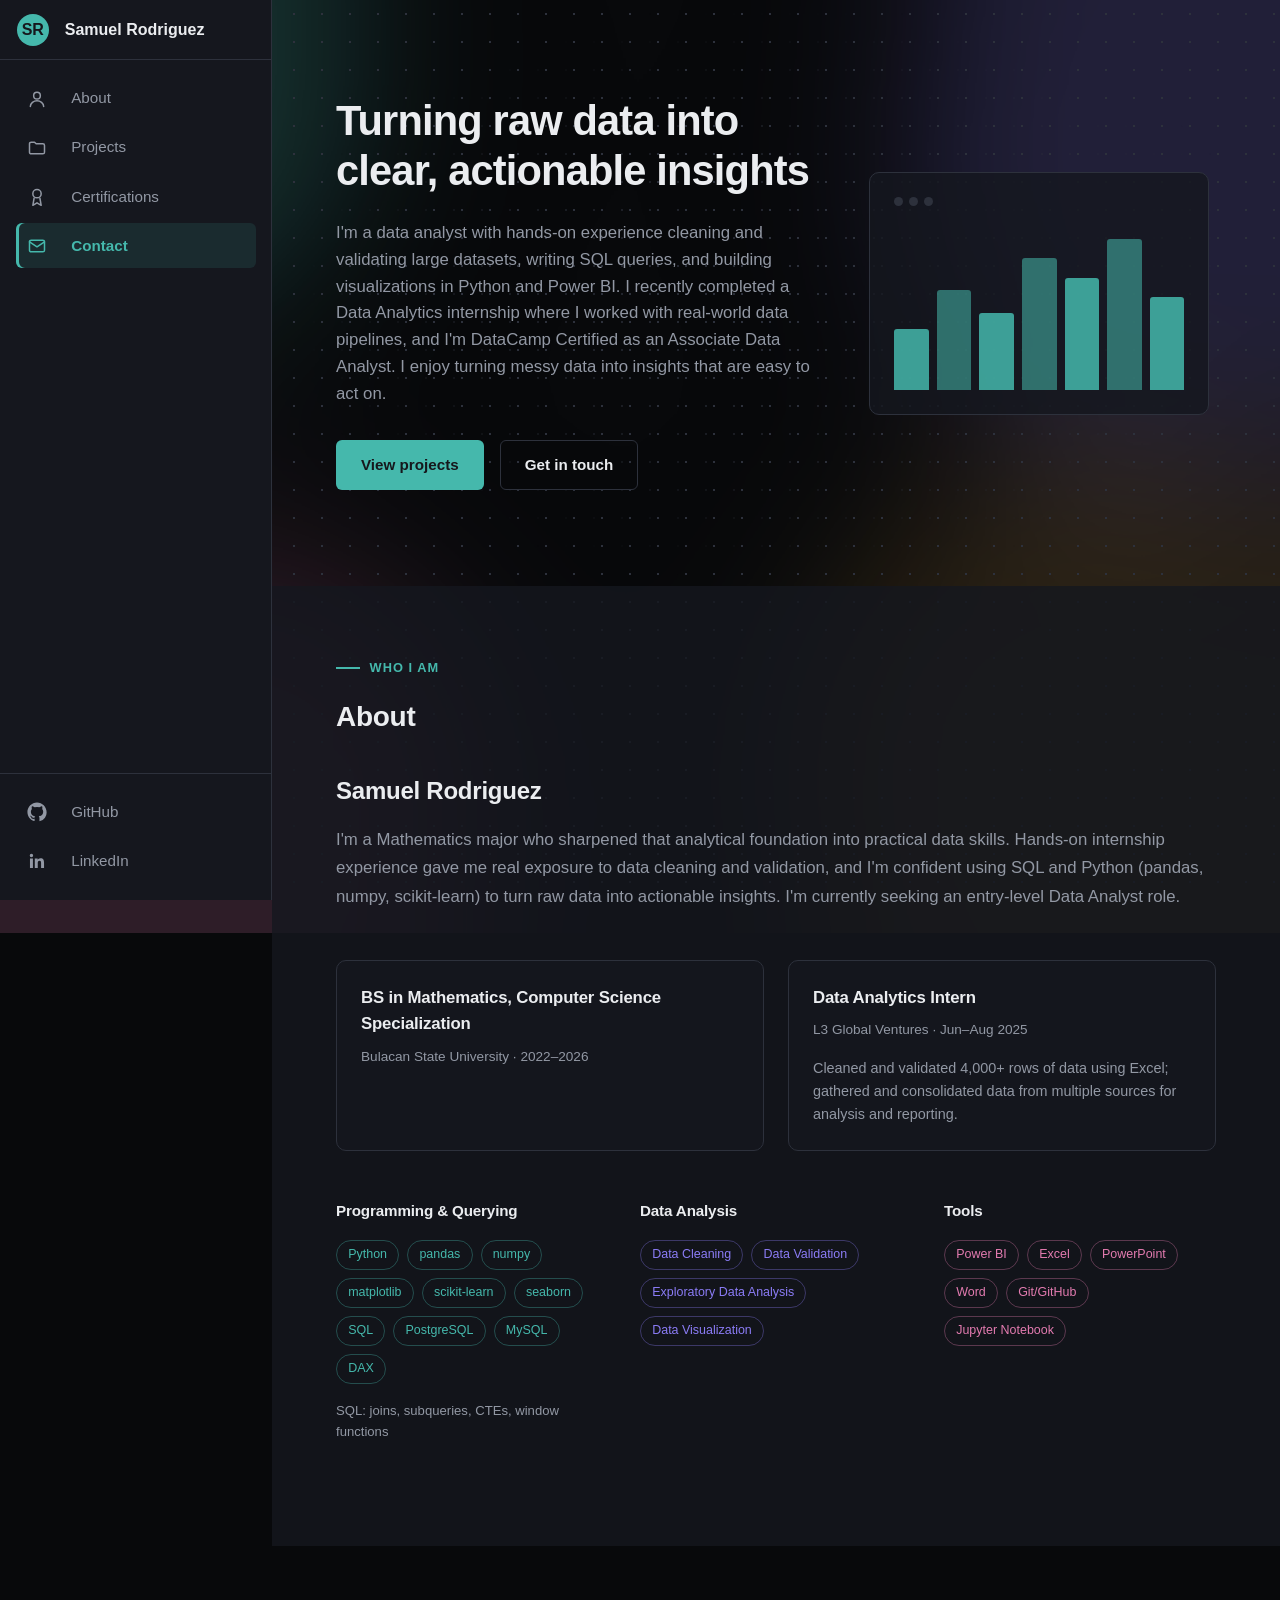
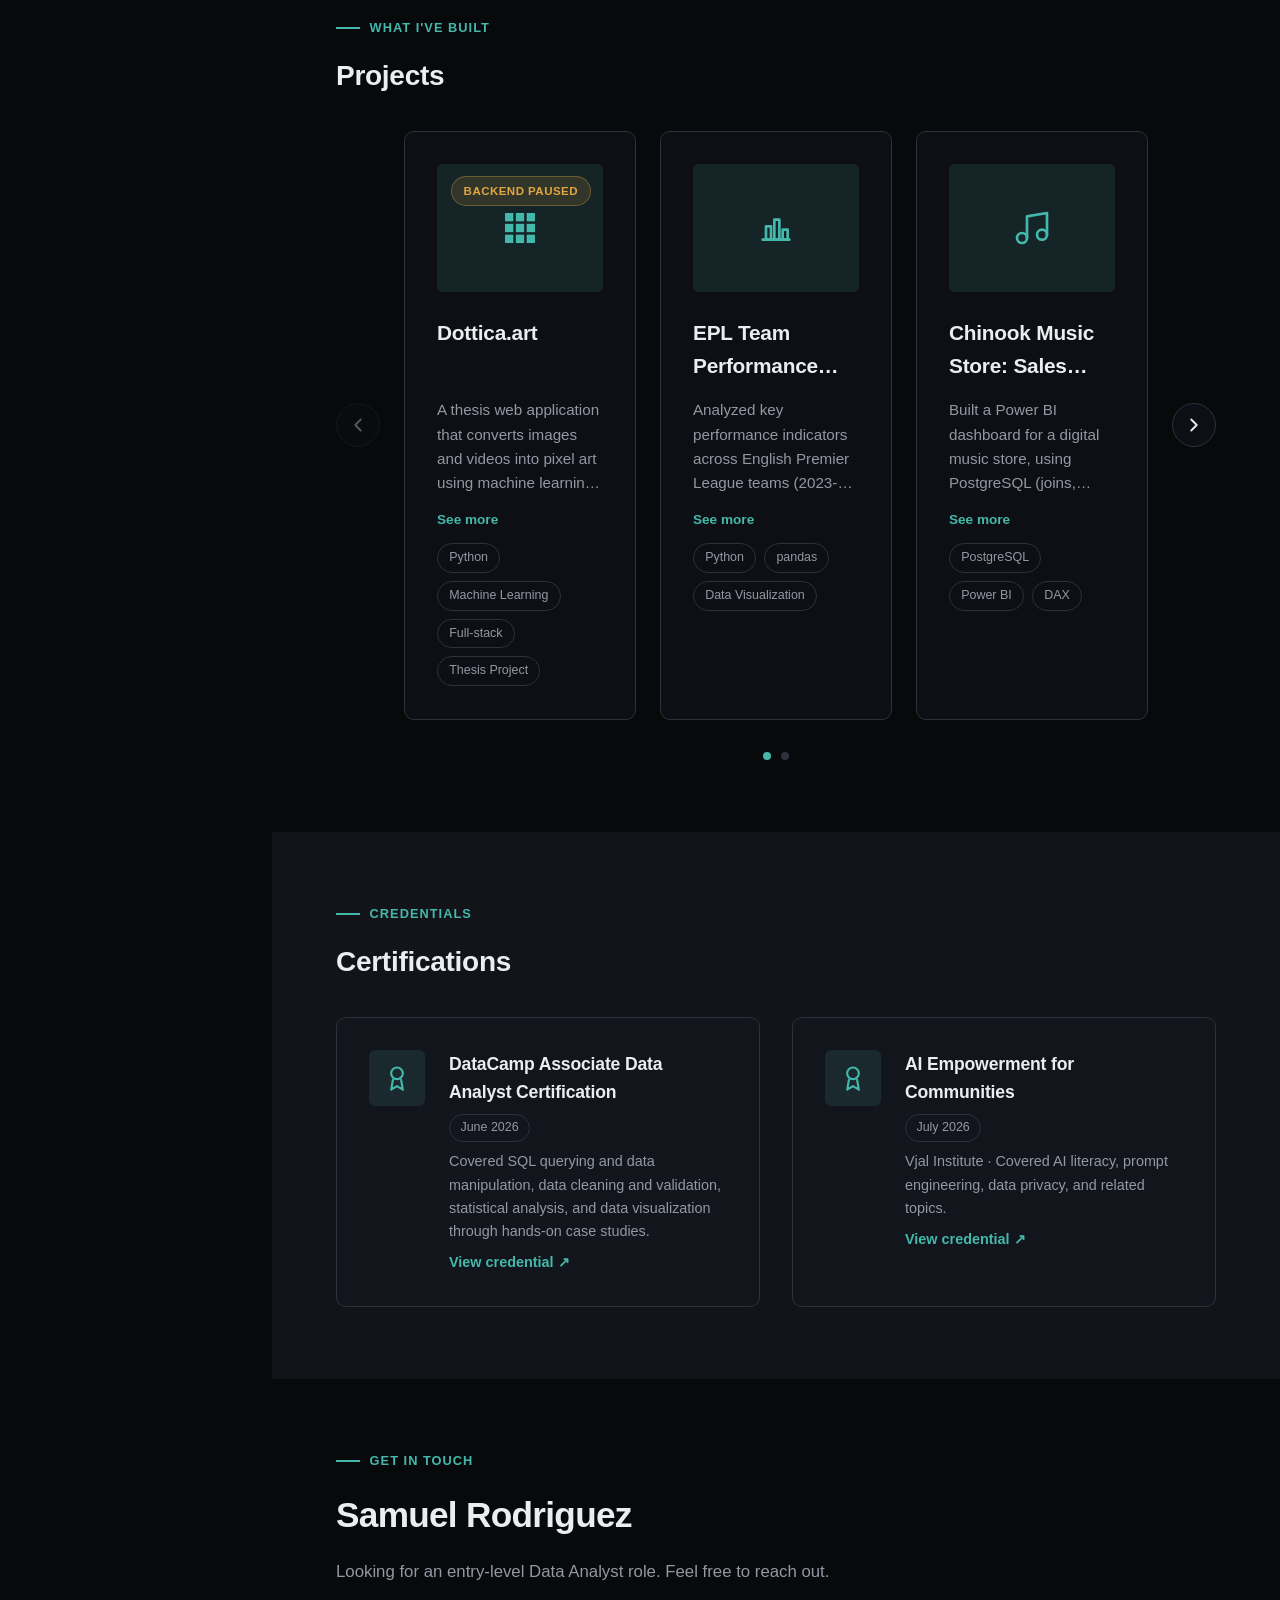
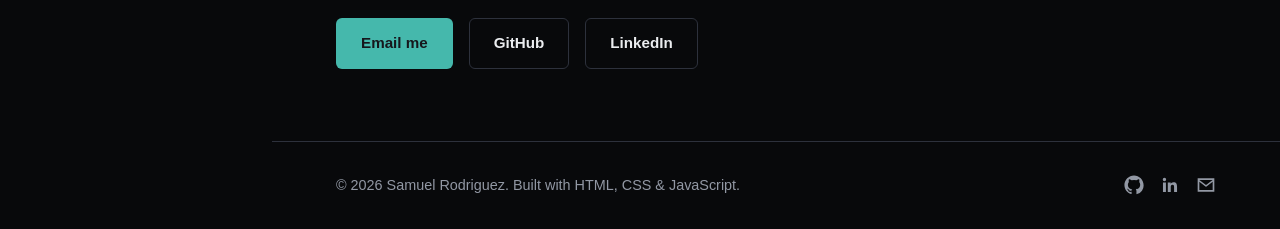
<file: index.html>
<!DOCTYPE html>
<html lang="en">
<head>
  <meta charset="UTF-8">
  <meta name="viewport" content="width=device-width, initial-scale=1.0">
  <meta name="description" content="Samuel Rodriguez, Data Analyst portfolio featuring projects in Python, SQL, and Power BI.">
  <meta name="theme-color" content="#12141a">
  <title>Samuel Rodriguez | Data Analyst Portfolio</title>
  <link rel="icon" href="favicon.ico" sizes="any">
  <link rel="icon" href="assets/images/favicon-32x32.png" type="image/png" sizes="32x32">
  <link rel="icon" href="assets/images/favicon-16x16.png" type="image/png" sizes="16x16">
  <link rel="icon" href="assets/images/icon-192.png" type="image/png" sizes="192x192">
  <link rel="apple-touch-icon" href="assets/images/apple-touch-icon.png">
  <link rel="stylesheet" href="css/style.css?v=34">
</head>
<body>

  <input type="checkbox" id="sidebar-toggle" class="visually-hidden-checkbox">
  <label for="sidebar-toggle" class="sidebar-toggle-btn" aria-label="Toggle navigation menu">
    <svg viewBox="0 0 24 24" width="20" height="20" fill="none" stroke="currentColor" stroke-width="2" stroke-linecap="round" aria-hidden="true"><line x1="3" y1="6" x2="21" y2="6"/><line x1="3" y1="12" x2="21" y2="12"/><line x1="3" y1="18" x2="21" y2="18"/></svg>
  </label>

  <aside class="sidebar">
    <div class="sidebar-inner">
      <a href="#hero" class="sidebar-logo">
        <span class="sidebar-logo-mark">SR</span>
        Samuel Rodriguez
      </a>

      <nav class="sidebar-nav">
        <a href="#about">
          <svg viewBox="0 0 24 24" width="20" height="20" fill="none" stroke="currentColor" stroke-width="1.8" stroke-linecap="round" stroke-linejoin="round" aria-hidden="true"><circle cx="12" cy="8" r="4"/><path d="M4 21c0-4 4-7 8-7s8 3 8 7"/></svg>
          About
        </a>
        <a href="#projects">
          <svg viewBox="0 0 24 24" width="20" height="20" fill="none" stroke="currentColor" stroke-width="1.8" stroke-linecap="round" stroke-linejoin="round" aria-hidden="true"><path d="M3 7a2 2 0 0 1 2-2h4l2 2h8a2 2 0 0 1 2 2v8a2 2 0 0 1-2 2H5a2 2 0 0 1-2-2V7z"/></svg>
          Projects
        </a>
        <a href="#certifications">
          <svg viewBox="0 0 24 24" width="20" height="20" fill="none" stroke="currentColor" stroke-width="1.8" stroke-linecap="round" stroke-linejoin="round" aria-hidden="true"><circle cx="12" cy="8" r="5"/><path d="M8.5 13.5 7 22l5-3 5 3-1.5-8.5"/></svg>
          Certifications
        </a>
        <a href="#contact">
          <svg viewBox="0 0 24 24" width="20" height="20" fill="none" stroke="currentColor" stroke-width="1.8" stroke-linecap="round" stroke-linejoin="round" aria-hidden="true"><rect x="3" y="5" width="18" height="14" rx="2"/><path d="m3 7 9 6 9-6"/></svg>
          Contact
        </a>
      </nav>

      <div class="sidebar-social">
        <a href="https://github.com/samuel618" target="_blank" rel="noopener noreferrer">
          <svg viewBox="0 0 24 24" width="20" height="20" fill="currentColor" aria-hidden="true"><path d="M12 .5C5.73.5.5 5.73.5 12c0 5.08 3.29 9.39 7.86 10.91.57.1.78-.25.78-.55 0-.27-.01-1.17-.02-2.12-3.2.7-3.88-1.36-3.88-1.36-.53-1.34-1.29-1.7-1.29-1.7-1.05-.72.08-.71.08-.71 1.16.08 1.77 1.19 1.77 1.19 1.03 1.77 2.71 1.26 3.37.96.1-.75.4-1.26.73-1.55-2.55-.29-5.23-1.28-5.23-5.7 0-1.26.45-2.29 1.19-3.1-.12-.29-.52-1.46.11-3.05 0 0 .97-.31 3.18 1.18a11.05 11.05 0 0 1 5.8 0c2.2-1.49 3.17-1.18 3.17-1.18.63 1.59.23 2.76.11 3.05.74.81 1.19 1.84 1.19 3.1 0 4.43-2.69 5.41-5.25 5.69.41.36.78 1.07.78 2.15 0 1.55-.01 2.8-.01 3.18 0 .3.2.66.79.55A10.52 10.52 0 0 0 23.5 12c0-6.27-5.23-11.5-11.5-11.5z"/></svg>
          GitHub
        </a>
        <a href="https://www.linkedin.com/in/samuel-rodriguez-b9580335b" target="_blank" rel="noopener noreferrer">
          <svg viewBox="0 0 24 24" width="20" height="20" fill="currentColor" aria-hidden="true"><path d="M20.45 20.45h-3.55v-5.57c0-1.33-.02-3.04-1.85-3.04-1.85 0-2.14 1.45-2.14 2.94v5.67H9.36V9h3.41v1.56h.05c.47-.9 1.63-1.85 3.36-1.85 3.6 0 4.27 2.37 4.27 5.45v6.29zM5.34 7.43a2.06 2.06 0 1 1 0-4.12 2.06 2.06 0 0 1 0 4.12zM7.12 20.45H3.56V9h3.56v11.45z"/></svg>
          LinkedIn
        </a>
      </div>
    </div>
  </aside>

  <main>
    <section class="hero" id="hero">
      <div class="container hero-grid">
        <div class="hero-content">
          <h1 class="hero-headline">Turning raw data into clear, actionable insights</h1>
          <p class="hero-intro">
            I'm a data analyst with hands-on experience cleaning and validating large datasets,
            writing SQL queries, and building visualizations in Python and Power BI. I recently
            completed a Data Analytics internship where I worked with real-world data pipelines,
            and I'm DataCamp Certified as an Associate Data Analyst. I enjoy turning messy data
            into insights that are easy to act on.
          </p>
          <div class="hero-actions">
            <a href="#projects" class="btn btn-primary">View projects</a>
            <a href="mailto:samuelrod005@gmail.com" class="btn btn-secondary">Get in touch</a>
          </div>
        </div>

        <div class="hero-visual" aria-hidden="true">
          <div class="chart-card">
            <div class="chart-card-header">
              <span></span><span></span><span></span>
            </div>
            <div class="chart-bars">
              <div class="bar" style="--h: 38%"></div>
              <div class="bar" style="--h: 62%"></div>
              <div class="bar" style="--h: 48%"></div>
              <div class="bar" style="--h: 82%"></div>
              <div class="bar" style="--h: 70%"></div>
              <div class="bar" style="--h: 94%"></div>
              <div class="bar" style="--h: 58%"></div>
            </div>
          </div>
        </div>
      </div>
    </section>

    <section class="about" id="about">
      <div class="container">
        <div class="section-kicker">Who I am</div>
        <h2 class="section-heading">About</h2>
        <p class="about-name">Samuel Rodriguez</p>

        <p class="about-bio">
          I'm a Mathematics major who sharpened that analytical foundation into practical data
          skills. Hands-on internship experience gave me real exposure to data cleaning and
          validation, and I'm confident using SQL and Python (pandas, numpy, scikit-learn) to turn
          raw data into actionable insights. I'm currently seeking an entry-level Data Analyst role.
        </p>

        <div class="about-grid">
          <div class="about-card">
            <h3>BS in Mathematics, Computer Science Specialization</h3>
            <p class="about-card-meta">Bulacan State University &middot; 2022&ndash;2026</p>
          </div>
          <div class="about-card">
            <h3>Data Analytics Intern</h3>
            <p class="about-card-meta">L3 Global Ventures &middot; Jun&ndash;Aug 2025</p>
            <p>
              Cleaned and validated 4,000+ rows of data using Excel; gathered and consolidated data
              from multiple sources for analysis and reporting.
            </p>
          </div>
        </div>

        <div class="skills">
          <div class="skill-group">
            <h3 class="skill-group-title">Programming &amp; Querying</h3>
            <ul class="tag-list tag-list--teal">
              <li class="tag">Python</li>
              <li class="tag">pandas</li>
              <li class="tag">numpy</li>
              <li class="tag">matplotlib</li>
              <li class="tag">scikit-learn</li>
              <li class="tag">seaborn</li>
              <li class="tag">SQL</li>
              <li class="tag">PostgreSQL</li>
              <li class="tag">MySQL</li>
              <li class="tag">DAX</li>
            </ul>
            <p class="skill-group-note">SQL: joins, subqueries, CTEs, window functions</p>
          </div>
          <div class="skill-group">
            <h3 class="skill-group-title">Data Analysis</h3>
            <ul class="tag-list tag-list--violet">
              <li class="tag">Data Cleaning</li>
              <li class="tag">Data Validation</li>
              <li class="tag">Exploratory Data Analysis</li>
              <li class="tag">Data Visualization</li>
            </ul>
          </div>
          <div class="skill-group">
            <h3 class="skill-group-title">Tools</h3>
            <ul class="tag-list tag-list--rose">
              <li class="tag">Power BI</li>
              <li class="tag">Excel</li>
              <li class="tag">PowerPoint</li>
              <li class="tag">Word</li>
              <li class="tag">Git/GitHub</li>
              <li class="tag">Jupyter Notebook</li>
            </ul>
          </div>
        </div>
      </div>
    </section>

    <section class="projects" id="projects">
      <div class="container">
        <div class="section-kicker">What I've built</div>
        <h2 class="section-heading">Projects</h2>
        <div class="project-carousel">
          <button type="button" class="carousel-arrow carousel-arrow--prev" aria-label="Previous project">
            <svg viewBox="0 0 24 24" width="22" height="22" fill="none" stroke="currentColor" stroke-width="2" stroke-linecap="round" stroke-linejoin="round" aria-hidden="true"><polyline points="15 18 9 12 15 6"/></svg>
          </button>

          <div class="project-carousel-viewport">
            <div class="project-carousel-track">

              <div class="project-carousel-slide">
                <div class="project-card">
                  <a class="project-card-link" href="projects/dottica-art.html" aria-label="View Dottica.art project details"></a>
                  <div class="project-card-cover" aria-hidden="true">
                    <span class="status-badge status-badge--warning">Backend paused</span>
                    <svg viewBox="0 0 24 24" width="40" height="40" fill="currentColor" aria-hidden="true"><rect x="3" y="3" width="5" height="5"/><rect x="9.5" y="3" width="5" height="5"/><rect x="16" y="3" width="5" height="5"/><rect x="3" y="9.5" width="5" height="5"/><rect x="9.5" y="9.5" width="5" height="5"/><rect x="16" y="9.5" width="5" height="5"/><rect x="3" y="16" width="5" height="5"/><rect x="9.5" y="16" width="5" height="5"/><rect x="16" y="16" width="5" height="5"/></svg>
                  </div>
                  <div class="project-card-body">
                    <h3 class="project-card-title">Dottica.art</h3>
                    <p class="project-card-desc">
                      A thesis web application that converts images and videos into pixel art using
                      machine learning algorithms (SLIC, K-means, Fuzzy C-Means). I built the backend
                      and the image/video processing workflow in Python. The backend is temporarily
                      offline due to expired hosting, no pretending it's live.
                    </p>
                    <button type="button" class="card-see-more" hidden>See more</button>
                    <div class="project-card-awards">
                      <svg viewBox="0 0 24 24" width="18" height="18" fill="none" stroke="currentColor" stroke-width="1.8" stroke-linecap="round" stroke-linejoin="round" aria-hidden="true"><circle cx="12" cy="8" r="5"/><path d="M8.5 13.5 7 22l5-3 5 3-1.5-8.5"/></svg>
                      <span>3rd Place Best Thesis (Department Wide) &middot; 2nd Place Programmed System (Applied Security and Media Systems)</span>
                    </div>
                    <ul class="tag-list">
                      <li class="tag">Python</li>
                      <li class="tag">Machine Learning</li>
                      <li class="tag">Full-stack</li>
                      <li class="tag">Thesis Project</li>
                    </ul>
                  </div>
                </div>
              </div>

              <div class="project-carousel-slide">
                <div class="project-card">
                  <a class="project-card-link" href="projects/epl-team-performance-analysis.html" aria-label="View EPL Team Performance Analysis project details"></a>
                  <div class="project-card-cover" aria-hidden="true">
                    <svg viewBox="0 0 24 24" width="40" height="40" fill="none" stroke="currentColor" stroke-width="1.6" stroke-linecap="round" stroke-linejoin="round"><path d="M4 19h16"/><rect x="6" y="11" width="3" height="8"/><rect x="11" y="7" width="3" height="12"/><rect x="16" y="13" width="3" height="6"/></svg>
                  </div>
                  <div class="project-card-body">
                    <h3 class="project-card-title">EPL Team Performance Analysis</h3>
                    <p class="project-card-desc">
                      Analyzed key performance indicators across English Premier League teams (2023-24 and
                      2024-25 seasons) using Python for data cleaning, analysis, and visualization. Found
                      top-table success was attack-driven while bottom-table teams showed compounding
                      weaknesses, with home advantage as a key differentiator.
                    </p>
                    <button type="button" class="card-see-more" hidden>See more</button>
                    <ul class="tag-list">
                      <li class="tag">Python</li>
                      <li class="tag">pandas</li>
                      <li class="tag">Data Visualization</li>
                    </ul>
                  </div>
                </div>
              </div>

              <div class="project-carousel-slide">
                <div class="project-card">
                  <a class="project-card-link" href="projects/chinook-music-store-dashboard.html" aria-label="View Chinook Music Store: Sales Analytics Dashboard project details"></a>
                  <div class="project-card-cover" aria-hidden="true">
                    <svg viewBox="0 0 24 24" width="40" height="40" fill="none" stroke="currentColor" stroke-width="1.6" stroke-linecap="round" stroke-linejoin="round"><path d="M9 18V5l12-2v13"/><circle cx="6" cy="18" r="3"/><circle cx="18" cy="16" r="3"/></svg>
                  </div>
                  <div class="project-card-body">
                    <h3 class="project-card-title">Chinook Music Store: Sales Analytics Dashboard</h3>
                    <p class="project-card-desc">
                      Built a Power BI dashboard for a digital music store, using PostgreSQL (joins,
                      CTEs, window functions) as a custom data source and DAX for ranking and churn
                      measures. Found Rock drives 35.5% of genre revenue and 67.8% of customers have
                      gone quiet for 3+ months.
                    </p>
                    <button type="button" class="card-see-more" hidden>See more</button>
                    <ul class="tag-list">
                      <li class="tag">PostgreSQL</li>
                      <li class="tag">Power BI</li>
                      <li class="tag">DAX</li>
                    </ul>
                  </div>
                </div>
              </div>

              <div class="project-carousel-slide">
                <div class="project-card">
                  <a class="project-card-link" href="projects/retail-sales-pivot-dashboard.html" aria-label="View Retail Sales Pivot Dashboard project details"></a>
                  <div class="project-card-cover" aria-hidden="true">
                    <svg viewBox="0 0 24 24" width="40" height="40" fill="none" stroke="currentColor" stroke-width="1.6" stroke-linecap="round" stroke-linejoin="round"><rect x="3" y="4" width="18" height="16" rx="1"/><line x1="3" y1="10" x2="21" y2="10"/><line x1="3" y1="15" x2="21" y2="15"/><line x1="9" y1="4" x2="9" y2="20"/><line x1="15" y1="4" x2="15" y2="20"/></svg>
                  </div>
                  <div class="project-card-body">
                    <h3 class="project-card-title">Retail Sales Pivot Dashboard</h3>
                    <p class="project-card-desc">
                      Built a self-service Excel dashboard on retail transaction data using pivot tables,
                      PivotCharts, and slicers. Found the West region most profitable, a consistent
                      Nov-Dec sales peak, and five sub-categories losing money despite real sales volume.
                    </p>
                    <button type="button" class="card-see-more" hidden>See more</button>
                    <ul class="tag-list">
                      <li class="tag">Excel</li>
                      <li class="tag">Pivot Tables</li>
                      <li class="tag">Dashboard Design</li>
                    </ul>
                  </div>
                </div>
              </div>

              <!--
                CARD TEMPLATE — copy this block for each new project, fill in
                the placeholders, and point href/notebook links at your new
                project's files. See projects/_template.html for the matching
                detail page (with Notebook / Power BI / SQL result sections).

              <div class="project-carousel-slide">
                <div class="project-card">
                  <a class="project-card-link" href="projects/[project-slug].html" aria-label="View [Project Title] project details"></a>
                  <div class="project-card-cover" aria-hidden="true">
                    <svg viewBox="0 0 24 24" width="40" height="40" fill="none" stroke="currentColor" stroke-width="1.6" stroke-linecap="round" stroke-linejoin="round"><path d="M4 19h16"/><rect x="6" y="11" width="3" height="8"/><rect x="11" y="7" width="3" height="12"/><rect x="16" y="13" width="3" height="6"/></svg>
                  </div>
                  <div class="project-card-body">
                    <h3 class="project-card-title">[Project Title]</h3>
                    <p class="project-card-desc">
                      [One or two sentences: what the project analyzes, the approach, and the headline finding.]
                    </p>
                    <button type="button" class="card-see-more" hidden>See more</button>
                    <ul class="tag-list">
                      <li class="tag">[Tag]</li>
                      <li class="tag">[Tag]</li>
                      <li class="tag">[Tag]</li>
                    </ul>
                  </div>
                </div>
              </div>
              -->

            </div>
          </div>

          <button type="button" class="carousel-arrow carousel-arrow--next" aria-label="Next project">
            <svg viewBox="0 0 24 24" width="22" height="22" fill="none" stroke="currentColor" stroke-width="2" stroke-linecap="round" stroke-linejoin="round" aria-hidden="true"><polyline points="9 18 15 12 9 6"/></svg>
          </button>
        </div>

        <div class="carousel-dots" role="tablist" aria-label="Select project">
          <button type="button" class="carousel-dot" aria-label="Go to Dottica.art"></button>
          <button type="button" class="carousel-dot" aria-label="Go to EPL Team Performance Analysis"></button>
          <button type="button" class="carousel-dot" aria-label="Go to Chinook Music Store Dashboard"></button>
          <button type="button" class="carousel-dot" aria-label="Go to Retail Sales Pivot Dashboard"></button>
        </div>
      </div>
    </section>

    <section class="certifications" id="certifications">
      <div class="container">
        <div class="section-kicker">Credentials</div>
        <h2 class="section-heading">Certifications</h2>
        <div class="cert-grid">

          <a class="cert-card" href="https://www.datacamp.com/certificate/DAA0010556005533" target="_blank" rel="noopener noreferrer">
            <div class="cert-card-cover" aria-hidden="true">
              <svg viewBox="0 0 24 24" width="28" height="28" fill="none" stroke="currentColor" stroke-width="1.8" stroke-linecap="round" stroke-linejoin="round"><circle cx="12" cy="8" r="5"/><path d="M8.5 13.5 7 22l5-3 5 3-1.5-8.5"/></svg>
            </div>
            <div class="cert-card-body">
              <div class="cert-card-heading">
                <h3 class="cert-card-title">DataCamp Associate Data Analyst Certification</h3>
                <span class="cert-card-date">June 2026</span>
              </div>
              <p class="cert-card-desc">
                Covered SQL querying and data manipulation, data cleaning and validation,
                statistical analysis, and data visualization through hands-on case studies.
              </p>
              <span class="project-link">View credential &#8599;</span>
            </div>
          </a>

          <a class="cert-card" href="https://cert.vjal.ai/certificate/?uid=6587735702311236791" target="_blank" rel="noopener noreferrer">
            <div class="cert-card-cover" aria-hidden="true">
              <svg viewBox="0 0 24 24" width="28" height="28" fill="none" stroke="currentColor" stroke-width="1.8" stroke-linecap="round" stroke-linejoin="round"><circle cx="12" cy="8" r="5"/><path d="M8.5 13.5 7 22l5-3 5 3-1.5-8.5"/></svg>
            </div>
            <div class="cert-card-body">
              <div class="cert-card-heading">
                <h3 class="cert-card-title">AI Empowerment for Communities</h3>
                <span class="cert-card-date">July 2026</span>
              </div>
              <p class="cert-card-desc">
                Vjal Institute &middot; Covered AI literacy, prompt engineering, data privacy,
                and related topics.
              </p>
              <span class="project-link">View credential &#8599;</span>
            </div>
          </a>

          <!-- More certification cards go here as new credentials are completed -->
        </div>
      </div>
    </section>

    <section class="contact" id="contact">
      <div class="container">
        <div class="section-kicker">Get in touch</div>
        <h2 class="contact-name">Samuel Rodriguez</h2>
        <p class="contact-tagline">
          Looking for an entry-level Data Analyst role. Feel free to reach out.
        </p>
        <div class="contact-actions">
          <a href="mailto:samuelrod005@gmail.com" class="btn btn-primary">Email me</a>
          <a href="https://github.com/samuel618" target="_blank" rel="noopener noreferrer" class="btn btn-secondary">GitHub</a>
          <a href="https://www.linkedin.com/in/samuel-rodriguez-b9580335b" target="_blank" rel="noopener noreferrer" class="btn btn-secondary">LinkedIn</a>
        </div>
      </div>
    </section>
  </main>

  <footer class="site-footer">
    <div class="container footer-content">
      <p class="footer-text">&copy; 2026 Samuel Rodriguez. Built with HTML, CSS &amp; JavaScript.</p>
      <div class="footer-social">
        <a href="https://github.com/samuel618" target="_blank" rel="noopener noreferrer" aria-label="GitHub profile">
          <svg viewBox="0 0 24 24" width="20" height="20" fill="currentColor" aria-hidden="true"><path d="M12 .5C5.73.5.5 5.73.5 12c0 5.08 3.29 9.39 7.86 10.91.57.1.78-.25.78-.55 0-.27-.01-1.17-.02-2.12-3.2.7-3.88-1.36-3.88-1.36-.53-1.34-1.29-1.7-1.29-1.7-1.05-.72.08-.71.08-.71 1.16.08 1.77 1.19 1.77 1.19 1.03 1.77 2.71 1.26 3.37.96.1-.75.4-1.26.73-1.55-2.55-.29-5.23-1.28-5.23-5.7 0-1.26.45-2.29 1.19-3.1-.12-.29-.52-1.46.11-3.05 0 0 .97-.31 3.18 1.18a11.05 11.05 0 0 1 5.8 0c2.2-1.49 3.17-1.18 3.17-1.18.63 1.59.23 2.76.11 3.05.74.81 1.19 1.84 1.19 3.1 0 4.43-2.69 5.41-5.25 5.69.41.36.78 1.07.78 2.15 0 1.55-.01 2.8-.01 3.18 0 .3.2.66.79.55A10.52 10.52 0 0 0 23.5 12c0-6.27-5.23-11.5-11.5-11.5z"/></svg>
        </a>
        <a href="https://www.linkedin.com/in/samuel-rodriguez-b9580335b" target="_blank" rel="noopener noreferrer" aria-label="LinkedIn profile">
          <svg viewBox="0 0 24 24" width="20" height="20" fill="currentColor" aria-hidden="true"><path d="M20.45 20.45h-3.55v-5.57c0-1.33-.02-3.04-1.85-3.04-1.85 0-2.14 1.45-2.14 2.94v5.67H9.36V9h3.41v1.56h.05c.47-.9 1.63-1.85 3.36-1.85 3.6 0 4.27 2.37 4.27 5.45v6.29zM5.34 7.43a2.06 2.06 0 1 1 0-4.12 2.06 2.06 0 0 1 0 4.12zM7.12 20.45H3.56V9h3.56v11.45z"/></svg>
        </a>
        <a href="mailto:samuelrod005@gmail.com" aria-label="Email Samuel">
          <svg viewBox="0 0 24 24" width="20" height="20" fill="currentColor" aria-hidden="true"><path d="M2 4h20v16H2V4zm2 2v.01L12 12l8-5.99V6H4zm16 2.24l-7.4 5.55a1 1 0 0 1-1.2 0L4 8.24V18h16V8.24z"/></svg>
        </a>
      </div>
    </div>
  </footer>

  <button type="button" id="scroll-top-btn" class="scroll-top-btn" aria-label="Scroll to top">
    <svg viewBox="0 0 24 24" width="20" height="20" fill="none" stroke="currentColor" stroke-width="2" stroke-linecap="round" stroke-linejoin="round" aria-hidden="true"><line x1="12" y1="19" x2="12" y2="5"/><polyline points="5 12 12 5 19 12"/></svg>
  </button>

  <script src="js/main.js?v=7"></script>
</body>
</html>
</file>
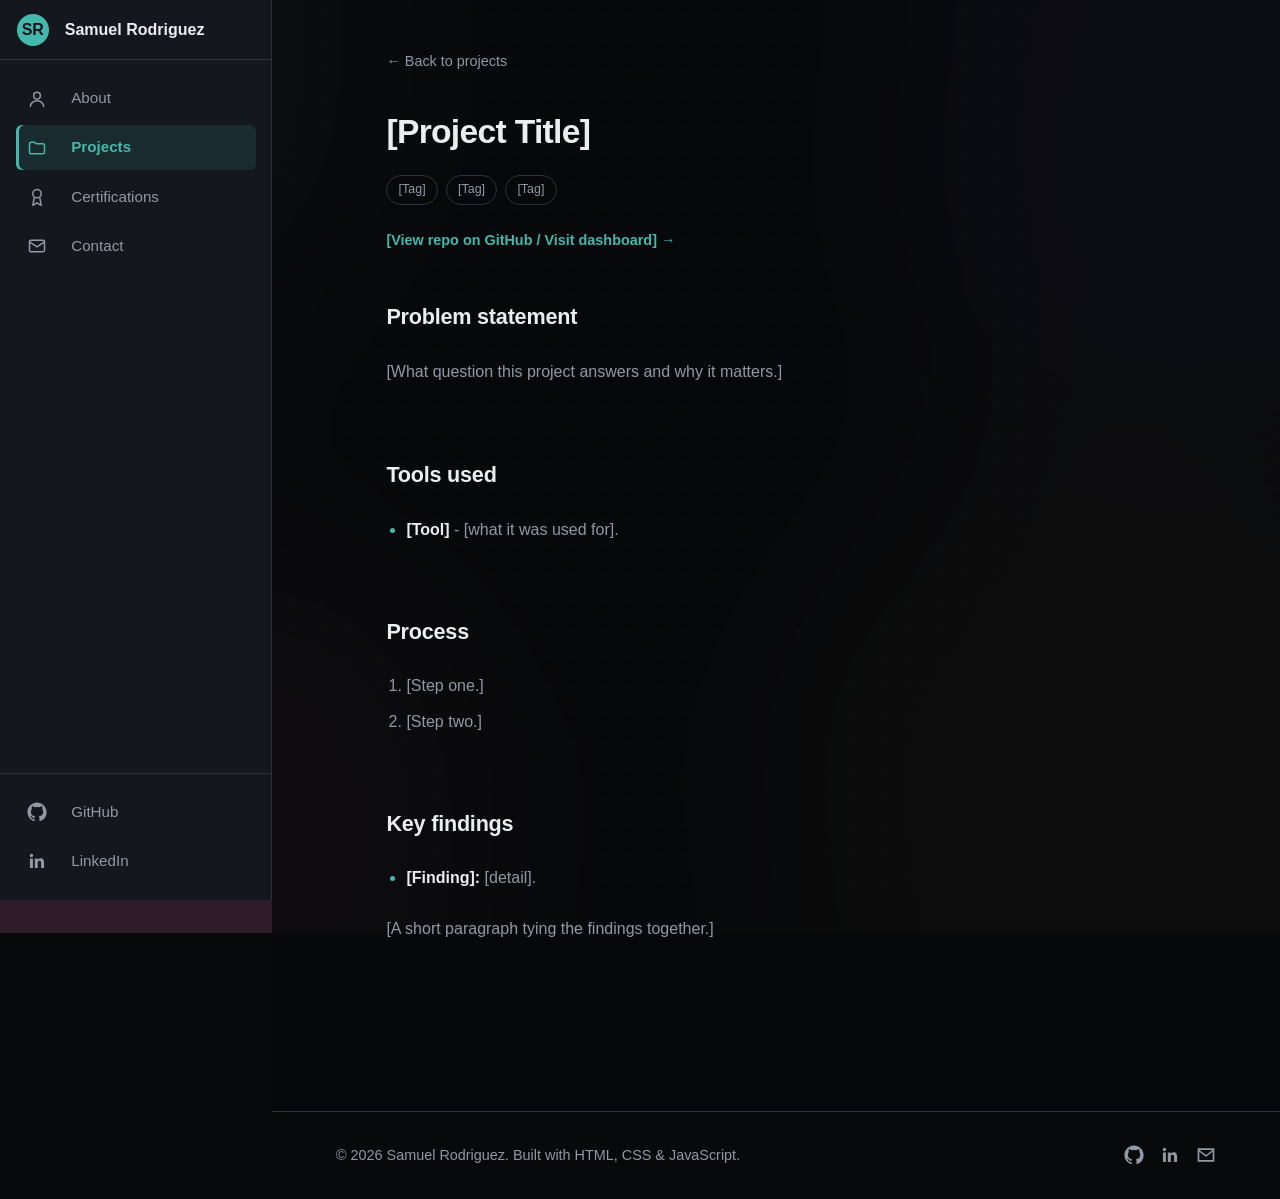
<file: projects/_template.html>
<!--
  PROJECT PAGE TEMPLATE — not a real project, not linked from anywhere.

  How to use this file:
  1. Copy it to projects/your-project-slug.html
  2. Replace the title, tags, links, and the four prose sections
     (Problem statement / Tools used / Process / Key findings) with
     real content.
  3. Scroll to "RESULTS SECTION VARIANTS" below. Keep ONE variant
     that matches your project type (Notebook, Power BI, or SQL) and
     delete the other two, along with their HTML comments.
  4. Add a matching card to index.html's #projects grid — a copy-paste
     card template lives there as an HTML comment.
-->
<!DOCTYPE html>
<html lang="en">
<head>
  <meta charset="UTF-8">
  <meta name="viewport" content="width=device-width, initial-scale=1.0">
  <meta name="description" content="[One-sentence project description for search/social previews].">
  <meta name="theme-color" content="#12141a">
  <title>[Project Title] | Samuel Rodriguez</title>
  <link rel="icon" href="../favicon.ico" sizes="any">
  <link rel="icon" href="../assets/images/favicon-32x32.png" type="image/png" sizes="32x32">
  <link rel="icon" href="../assets/images/favicon-16x16.png" type="image/png" sizes="16x16">
  <link rel="icon" href="../assets/images/icon-192.png" type="image/png" sizes="192x192">
  <link rel="apple-touch-icon" href="../assets/images/apple-touch-icon.png">
  <link rel="stylesheet" href="../css/style.css?v=34">
</head>
<body>

  <input type="checkbox" id="sidebar-toggle" class="visually-hidden-checkbox">
  <label for="sidebar-toggle" class="sidebar-toggle-btn" aria-label="Toggle navigation menu">
    <svg viewBox="0 0 24 24" width="20" height="20" fill="none" stroke="currentColor" stroke-width="2" stroke-linecap="round" aria-hidden="true"><line x1="3" y1="6" x2="21" y2="6"/><line x1="3" y1="12" x2="21" y2="12"/><line x1="3" y1="18" x2="21" y2="18"/></svg>
  </label>

  <aside class="sidebar">
    <div class="sidebar-inner">
      <a href="../index.html" class="sidebar-logo">
        <span class="sidebar-logo-mark">SR</span>
        Samuel Rodriguez
      </a>

      <nav class="sidebar-nav">
        <a href="../index.html#about">
          <svg viewBox="0 0 24 24" width="20" height="20" fill="none" stroke="currentColor" stroke-width="1.8" stroke-linecap="round" stroke-linejoin="round" aria-hidden="true"><circle cx="12" cy="8" r="4"/><path d="M4 21c0-4 4-7 8-7s8 3 8 7"/></svg>
          About
        </a>
        <a href="../index.html#projects" class="active">
          <svg viewBox="0 0 24 24" width="20" height="20" fill="none" stroke="currentColor" stroke-width="1.8" stroke-linecap="round" stroke-linejoin="round" aria-hidden="true"><path d="M3 7a2 2 0 0 1 2-2h4l2 2h8a2 2 0 0 1 2 2v8a2 2 0 0 1-2 2H5a2 2 0 0 1-2-2V7z"/></svg>
          Projects
        </a>
        <a href="../index.html#certifications">
          <svg viewBox="0 0 24 24" width="20" height="20" fill="none" stroke="currentColor" stroke-width="1.8" stroke-linecap="round" stroke-linejoin="round" aria-hidden="true"><circle cx="12" cy="8" r="5"/><path d="M8.5 13.5 7 22l5-3 5 3-1.5-8.5"/></svg>
          Certifications
        </a>
        <a href="../index.html#contact">
          <svg viewBox="0 0 24 24" width="20" height="20" fill="none" stroke="currentColor" stroke-width="1.8" stroke-linecap="round" stroke-linejoin="round" aria-hidden="true"><rect x="3" y="5" width="18" height="14" rx="2"/><path d="m3 7 9 6 9-6"/></svg>
          Contact
        </a>
      </nav>

      <div class="sidebar-social">
        <a href="https://github.com/samuel618" target="_blank" rel="noopener noreferrer">
          <svg viewBox="0 0 24 24" width="20" height="20" fill="currentColor" aria-hidden="true"><path d="M12 .5C5.73.5.5 5.73.5 12c0 5.08 3.29 9.39 7.86 10.91.57.1.78-.25.78-.55 0-.27-.01-1.17-.02-2.12-3.2.7-3.88-1.36-3.88-1.36-.53-1.34-1.29-1.7-1.29-1.7-1.05-.72.08-.71.08-.71 1.16.08 1.77 1.19 1.77 1.19 1.03 1.77 2.71 1.26 3.37.96.1-.75.4-1.26.73-1.55-2.55-.29-5.23-1.28-5.23-5.7 0-1.26.45-2.29 1.19-3.1-.12-.29-.52-1.46.11-3.05 0 0 .97-.31 3.18 1.18a11.05 11.05 0 0 1 5.8 0c2.2-1.49 3.17-1.18 3.17-1.18.63 1.59.23 2.76.11 3.05.74.81 1.19 1.84 1.19 3.1 0 4.43-2.69 5.41-5.25 5.69.41.36.78 1.07.78 2.15 0 1.55-.01 2.8-.01 3.18 0 .3.2.66.79.55A10.52 10.52 0 0 0 23.5 12c0-6.27-5.23-11.5-11.5-11.5z"/></svg>
          GitHub
        </a>
        <a href="https://www.linkedin.com/in/samuel-rodriguez-b9580335b" target="_blank" rel="noopener noreferrer">
          <svg viewBox="0 0 24 24" width="20" height="20" fill="currentColor" aria-hidden="true"><path d="M20.45 20.45h-3.55v-5.57c0-1.33-.02-3.04-1.85-3.04-1.85 0-2.14 1.45-2.14 2.94v5.67H9.36V9h3.41v1.56h.05c.47-.9 1.63-1.85 3.36-1.85 3.6 0 4.27 2.37 4.27 5.45v6.29zM5.34 7.43a2.06 2.06 0 1 1 0-4.12 2.06 2.06 0 0 1 0 4.12zM7.12 20.45H3.56V9h3.56v11.45z"/></svg>
          LinkedIn
        </a>
      </div>
    </div>
  </aside>

  <main class="detail-main">
    <article class="project-detail">
      <a href="../index.html#projects" class="back-link">&larr; Back to projects</a>

      <header class="project-detail-header">
        <h1>[Project Title]</h1>
        <ul class="tag-list">
          <li class="tag">[Tag]</li>
          <li class="tag">[Tag]</li>
          <li class="tag">[Tag]</li>
        </ul>
        <div class="project-detail-links">
          <a href="[repo or live link]" target="_blank" rel="noopener noreferrer" class="project-link">[View repo on GitHub / Visit dashboard] &rarr;</a>
        </div>
      </header>

      <section class="project-section">
        <h2>Problem statement</h2>
        <p>
          [What question this project answers and why it matters.]
        </p>
      </section>

      <section class="project-section">
        <h2>Tools used</h2>
        <ul>
          <li><strong>[Tool]</strong> - [what it was used for].</li>
        </ul>
      </section>

      <section class="project-section">
        <h2>Process</h2>
        <ol>
          <li>[Step one.]</li>
          <li>[Step two.]</li>
        </ol>
      </section>

      <section class="project-section">
        <h2>Key findings</h2>
        <ul>
          <li><strong>[Finding]:</strong> [detail].</li>
        </ul>
        <p>[A short paragraph tying the findings together.]</p>
      </section>

      <!-- =====================================================
           RESULTS SECTION VARIANTS — keep ONE, delete the rest.
      ===================================================== -->

      <!-- ---------- VARIANT A: Python / Jupyter Notebook project ----------
      <section class="project-section">
        <h2>Notebook</h2>
        <p>
          [What's in the notebook — cleaning steps, checks, charts.] It can
          also be opened directly in a new tab, or downloaded from the
          <a href="[repo link]" target="_blank" rel="noopener noreferrer">GitHub repo</a>.
        </p>
        <div class="notebook-frame">
          <iframe src="../assets/notebooks/[project-slug].html" title="[Project Title] notebook" loading="lazy"></iframe>
        </div>
        <div class="notebook-actions">
          <a href="../assets/notebooks/[project-slug].html" target="_blank" rel="noopener noreferrer" class="btn btn-secondary">Open the notebook in a new tab &rarr;</a>
        </div>
      </section>
      -->

      <!-- ---------- VARIANT B: Power BI dashboard ----------

      Use .powerbi-embed if you have a "Publish to Web" link (File >
      Publish > Publish to web in Power BI Desktop/Service — note this
      makes the report public to anyone with the link). Use
      .powerbi-fallback instead if you only have a screen recording or
      GIF; delete whichever one you don't use.

      <section class="project-section">
        <h2>Dashboard</h2>
        <p>[What the dashboard shows and how to read it.]</p>

        <div class="powerbi-embed">
          <iframe src="[Power BI Publish to Web embed URL]" title="[Project Title] Power BI dashboard" loading="lazy" allowfullscreen></iframe>
        </div>

        <div class="powerbi-fallback">
          <img src="../assets/images/[project-slug]-dashboard.gif" alt="[Project Title] Power BI dashboard walkthrough">
          <p class="powerbi-fallback-note">
            Live embed isn't available for this dashboard right now — this is a recorded walkthrough instead.
          </p>
        </div>
      </section>
      -->

      <!-- ---------- VARIANT C: SQL analysis ----------

      Syntax highlighting is manual: wrap tokens in the query below with
      .sql-kw (keywords), .sql-fn (functions), .sql-str (strings),
      .sql-num (numbers), .sql-com (comments).

      <section class="project-section">
        <h2>Query</h2>
        <div class="sql-code-block">
          <pre><code><span class="sql-kw">SELECT</span> region,
       <span class="sql-fn">COUNT</span>(*) <span class="sql-kw">AS</span> total_orders,
       <span class="sql-fn">ROUND</span>(<span class="sql-fn">AVG</span>(order_total), 2) <span class="sql-kw">AS</span> avg_order_value
  <span class="sql-kw">FROM</span> orders
 <span class="sql-kw">WHERE</span> order_date >= <span class="sql-str">'2025-01-01'</span> <span class="sql-com">-- current fiscal year</span>
 <span class="sql-kw">GROUP BY</span> region
 <span class="sql-kw">ORDER BY</span> total_orders <span class="sql-kw">DESC</span>;</code></pre>
        </div>

        <div class="sql-results">
          <table>
            <thead>
              <tr><th>region</th><th>total_orders</th><th>avg_order_value</th></tr>
            </thead>
            <tbody>
              <tr><td>[Region]</td><td>[N]</td><td>[$N]</td></tr>
              <tr><td>[Region]</td><td>[N]</td><td>[$N]</td></tr>
            </tbody>
          </table>
        </div>

        <div class="insight-callout">
          <svg viewBox="0 0 24 24" width="20" height="20" fill="none" stroke="currentColor" stroke-width="1.8" stroke-linecap="round" stroke-linejoin="round" aria-hidden="true"><path d="M9 18h6"/><path d="M10 22h4"/><path d="M12 2a7 7 0 0 0-4 12.7c.6.5 1 1.2 1 2.3h6c0-1.1.4-1.8 1-2.3A7 7 0 0 0 12 2z"/></svg>
          <p><strong>Insight:</strong> [The one-sentence takeaway from this query's results.]</p>
        </div>
      </section>
      -->
    </article>
  </main>

  <footer class="site-footer">
    <div class="container footer-content">
      <p class="footer-text">&copy; 2026 Samuel Rodriguez. Built with HTML, CSS &amp; JavaScript.</p>
      <div class="footer-social">
        <a href="https://github.com/samuel618" target="_blank" rel="noopener noreferrer" aria-label="GitHub profile">
          <svg viewBox="0 0 24 24" width="20" height="20" fill="currentColor" aria-hidden="true"><path d="M12 .5C5.73.5.5 5.73.5 12c0 5.08 3.29 9.39 7.86 10.91.57.1.78-.25.78-.55 0-.27-.01-1.17-.02-2.12-3.2.7-3.88-1.36-3.88-1.36-.53-1.34-1.29-1.7-1.29-1.7-1.05-.72.08-.71.08-.71 1.16.08 1.77 1.19 1.77 1.19 1.03 1.77 2.71 1.26 3.37.96.1-.75.4-1.26.73-1.55-2.55-.29-5.23-1.28-5.23-5.7 0-1.26.45-2.29 1.19-3.1-.12-.29-.52-1.46.11-3.05 0 0 .97-.31 3.18 1.18a11.05 11.05 0 0 1 5.8 0c2.2-1.49 3.17-1.18 3.17-1.18.63 1.59.23 2.76.11 3.05.74.81 1.19 1.84 1.19 3.1 0 4.43-2.69 5.41-5.25 5.69.41.36.78 1.07.78 2.15 0 1.55-.01 2.8-.01 3.18 0 .3.2.66.79.55A10.52 10.52 0 0 0 23.5 12c0-6.27-5.23-11.5-11.5-11.5z"/></svg>
        </a>
        <a href="https://www.linkedin.com/in/samuel-rodriguez-b9580335b" target="_blank" rel="noopener noreferrer" aria-label="LinkedIn profile">
          <svg viewBox="0 0 24 24" width="20" height="20" fill="currentColor" aria-hidden="true"><path d="M20.45 20.45h-3.55v-5.57c0-1.33-.02-3.04-1.85-3.04-1.85 0-2.14 1.45-2.14 2.94v5.67H9.36V9h3.41v1.56h.05c.47-.9 1.63-1.85 3.36-1.85 3.6 0 4.27 2.37 4.27 5.45v6.29zM5.34 7.43a2.06 2.06 0 1 1 0-4.12 2.06 2.06 0 0 1 0 4.12zM7.12 20.45H3.56V9h3.56v11.45z"/></svg>
        </a>
        <a href="mailto:samuelrod005@gmail.com" aria-label="Email Samuel">
          <svg viewBox="0 0 24 24" width="20" height="20" fill="currentColor" aria-hidden="true"><path d="M2 4h20v16H2V4zm2 2v.01L12 12l8-5.99V6H4zm16 2.24l-7.4 5.55a1 1 0 0 1-1.2 0L4 8.24V18h16V8.24z"/></svg>
        </a>
      </div>
    </div>
  </footer>

  <button type="button" id="scroll-top-btn" class="scroll-top-btn" aria-label="Scroll to top">
    <svg viewBox="0 0 24 24" width="20" height="20" fill="none" stroke="currentColor" stroke-width="2" stroke-linecap="round" stroke-linejoin="round" aria-hidden="true"><line x1="12" y1="19" x2="12" y2="5"/><polyline points="5 12 12 5 19 12"/></svg>
  </button>

  <script src="../js/main.js?v=7"></script>
</body>
</html>
</file>
<file: css/style.css>
/* -------------------------------------------------------
   Variables (dark theme is the default look)
------------------------------------------------------- */
:root {
  /* Colors */
  --color-bg: #08090b;
  --color-bg-translucent: rgba(8, 9, 11, 0.85);
  --color-surface: #15171e;
  --color-surface-soft: rgba(21, 23, 30, 0.5);
  --color-surface-translucent: rgba(21, 23, 30, 0.8);
  --color-text: #ebedf0;
  --color-text-muted: #9298a4;
  --color-border: #2d313c;
  --color-primary: #45b8ac;
  --color-primary-hover: #379288;
  --color-primary-soft: rgba(69, 184, 172, 0.12);
  --color-warning: #e2a640;
  --color-warning-soft: rgba(226, 166, 64, 0.14);
  --color-violet: #8b7cf6;
  --color-violet-soft: rgba(139, 124, 246, 0.14);
  --color-rose: #e37bb0;
  --color-rose-soft: rgba(227, 123, 176, 0.14);

  /* Typography */
  --font-sans: -apple-system, BlinkMacSystemFont, "Segoe UI", Roboto, Helvetica, Arial, sans-serif;
  --font-mono: "SFMono-Regular", Consolas, "Liberation Mono", Menlo, monospace;

  /* Spacing scale */
  --space-1: 0.5rem;
  --space-2: 1rem;
  --space-3: 1.5rem;
  --space-4: 2rem;
  --space-5: 3rem;
  --space-6: 4.5rem;
  --space-7: 6rem;

  /* Layout */
  --max-width: 1320px;
  --container-padding: clamp(1.25rem, 5vw, 4rem);
  --sidebar-expanded: 272px;
  --project-content-width: min(1200px, 90%);
  --radius-sm: 6px;
  --radius-md: 10px;
  --transition: 0.15s ease;
}

/* Smooth cross-fade when navigating between pages (e.g. a project
   card to its detail page, or "Back to projects"). Native browser
   feature: no JS, and browsers that don't support it just navigate
   normally with no error. */
@view-transition {
  navigation: auto;
}

/* -------------------------------------------------------
   Reset
------------------------------------------------------- */
*,
*::before,
*::after {
  box-sizing: border-box;
}

html {
  scroll-behavior: smooth;
}

body {
  margin: 0;
  font-family: var(--font-sans);
  color: var(--color-text);
  background-color: var(--color-bg);
  line-height: 1.6;
  padding-left: var(--sidebar-expanded);
  /* Ambient background: the same crisp dot-grid used in the hero
     (procedural CSS, not a noisy raster texture) layered over a
     soft color-blob wash. Sections with their own solid
     background-color (About, Certifications) simply paint over
     both, so they only ever show through in the Hero/Projects/
     Footer bands. Fixed attachment makes those bands read as one
     continuous backdrop. Purely decorative — doesn't affect
     layout or element positions. */
  background-image: radial-gradient(var(--color-border) 1px, transparent 1px), url("../assets/images/bg-ambient.png");
  background-repeat: repeat, no-repeat;
  background-position: top left, top center;
  background-size: 28px 28px, cover;
  background-attachment: fixed, fixed;
}

@media (max-width: 768px) {
  body {
    background-attachment: scroll, scroll;
  }
}

ul {
  list-style: none;
  margin: 0;
  padding: 0;
}

a {
  color: inherit;
  text-decoration: none;
}

img {
  max-width: 100%;
  display: block;
}

h1, h2, h3, p {
  margin: 0;
}

.container {
  width: 100%;
  max-width: var(--max-width);
  margin: 0 auto;
  padding: 0 var(--container-padding);
}

/* -------------------------------------------------------
   Sidebar navigation
   Always open on desktop. On mobile it's an off-canvas
   drawer opened with the toggle button.
------------------------------------------------------- */
.visually-hidden-checkbox {
  position: absolute;
  width: 1px;
  height: 1px;
  padding: 0;
  margin: -1px;
  overflow: hidden;
  clip: rect(0, 0, 0, 0);
  white-space: nowrap;
  border: 0;
}

.sidebar-toggle-btn {
  display: none;
  position: fixed;
  top: 12px;
  left: 12px;
  z-index: 250;
  align-items: center;
  justify-content: center;
  width: 40px;
  height: 40px;
  background-color: var(--color-surface);
  border: 1px solid var(--color-border);
  border-radius: var(--radius-sm);
  color: var(--color-text);
  cursor: pointer;
}

.sidebar {
  position: fixed;
  top: 0;
  left: 0;
  height: 100vh;
  width: var(--sidebar-expanded);
  background-color: var(--color-surface);
  border-right: 1px solid var(--color-border);
  z-index: 200;
  overflow: hidden;
}

.sidebar-inner {
  width: var(--sidebar-expanded);
  height: 100%;
  display: flex;
  flex-direction: column;
}

.sidebar-logo {
  display: flex;
  align-items: center;
  gap: var(--space-2);
  height: 60px;
  padding: 0 var(--space-2) 0 1.05rem;
  flex-shrink: 0;
  border-bottom: 1px solid var(--color-border);
  font-weight: 700;
  white-space: nowrap;
}

.sidebar-logo-mark {
  display: flex;
  align-items: center;
  justify-content: center;
  width: 32px;
  height: 32px;
  border-radius: 50%;
  background-color: var(--color-primary);
  color: #16171c;
  font-weight: 700;
  flex-shrink: 0;
}

.sidebar-nav {
  flex: 1;
  display: flex;
  flex-direction: column;
  gap: 0.25rem;
  padding: var(--space-2);
}

.sidebar-nav a,
.sidebar-social a {
  display: flex;
  align-items: center;
  gap: var(--space-3);
  padding: 0.65rem 0.7rem;
  border-radius: var(--radius-sm);
  color: var(--color-text-muted);
  white-space: nowrap;
  font-size: 0.95rem;
  transition: background-color var(--transition), color var(--transition), box-shadow var(--transition);
}

.sidebar-nav a:hover,
.sidebar-social a:hover {
  background-color: var(--color-primary-soft);
  color: var(--color-primary);
}

.sidebar-nav a.active {
  background-color: var(--color-primary-soft);
  color: var(--color-primary);
  font-weight: 600;
  box-shadow: inset 3px 0 0 var(--color-primary);
}

.sidebar-nav svg,
.sidebar-social svg {
  flex-shrink: 0;
}

.sidebar-social {
  display: flex;
  flex-direction: column;
  gap: 0.25rem;
  padding: var(--space-2);
  border-top: 1px solid var(--color-border);
  flex-shrink: 0;
}

/* -------------------------------------------------------
   Buttons
------------------------------------------------------- */
.btn {
  display: inline-block;
  padding: 0.75rem 1.5rem;
  border-radius: var(--radius-sm);
  font-weight: 600;
  font-size: 0.95rem;
  border: 1px solid transparent;
  transition: background-color var(--transition), color var(--transition), border-color var(--transition);
}

.btn-primary {
  background-color: var(--color-primary);
  color: #16171c;
}

.btn-primary:hover {
  background-color: var(--color-primary-hover);
}

.btn-secondary {
  background-color: transparent;
  color: var(--color-text);
  border-color: var(--color-border);
}

.btn-secondary:hover {
  border-color: var(--color-primary);
  color: var(--color-primary);
}

/* -------------------------------------------------------
   Hero
------------------------------------------------------- */
.hero {
  position: relative;
  padding: var(--space-7) 0;
  overflow: hidden;
}

/* Subtle dot-grid texture behind the hero content, fading out
   toward the edges so it reads as texture, not a busy pattern. */
.hero::before {
  content: "";
  position: absolute;
  inset: 0;
  background-image: radial-gradient(var(--color-border) 1px, transparent 1px);
  background-size: 28px 28px;
  -webkit-mask-image: radial-gradient(ellipse at center, #000 0%, transparent 70%);
  mask-image: radial-gradient(ellipse at center, #000 0%, transparent 70%);
  pointer-events: none;
}

.hero > .container {
  position: relative;
}

.hero-grid {
  display: grid;
  grid-template-columns: 1.15fr 0.85fr;
  align-items: center;
  gap: var(--space-5);
}

.hero-content {
  display: flex;
  flex-direction: column;
  align-items: flex-start;
  gap: var(--space-3);
}

/* "Currently learning" status tag: an outlined pulsing indicator
   instead of a filled marketing-style badge. */
.status-tag {
  display: inline-flex;
  align-items: center;
  gap: 0.6rem;
  padding: 0.4rem 0.9rem 0.4rem 0.75rem;
  border: 1px solid var(--color-border);
  border-radius: 999px;
  font-size: 0.85rem;
  color: var(--color-text-muted);
}

.status-dot {
  width: 7px;
  height: 7px;
  border-radius: 50%;
  background-color: var(--color-primary);
  position: relative;
  flex-shrink: 0;
}

.status-dot::after {
  content: "";
  position: absolute;
  inset: -5px;
  border-radius: 50%;
  border: 1px solid var(--color-primary);
  opacity: 0.6;
  animation: status-pulse 2.4s ease-out infinite;
}

@keyframes status-pulse {
  0% { transform: scale(0.7); opacity: 0.6; }
  70% { transform: scale(1.8); opacity: 0; }
  100% { opacity: 0; }
}

.hero-headline {
  font-size: 2.6rem;
  line-height: 1.2;
  letter-spacing: -0.02em;
}

.hero-intro {
  color: var(--color-text-muted);
  font-size: 1.05rem;
  max-width: 54ch;
}

.hero-actions {
  display: flex;
  gap: var(--space-2);
  margin-top: var(--space-1);
}

/* Hero visual: a small mock dashboard card, filling the right-hand
   side instead of leaving it empty. */
.hero-visual {
  display: flex;
  justify-content: center;
}

.chart-card {
  width: 100%;
  max-width: 340px;
  background-color: var(--color-surface-translucent);
  border: 1px solid var(--color-border);
  border-radius: var(--radius-md);
  padding: var(--space-3);
}

.chart-card-header {
  display: flex;
  gap: 6px;
  margin-bottom: var(--space-3);
}

.chart-card-header span {
  width: 9px;
  height: 9px;
  border-radius: 50%;
  background-color: var(--color-border);
}

.chart-bars {
  display: flex;
  align-items: flex-end;
  gap: var(--space-1);
  height: 160px;
}

.bar {
  flex: 1;
  height: var(--h);
  background-color: var(--color-primary);
  border-radius: 3px 3px 0 0;
  opacity: 0.85;
}

.bar:nth-child(even) {
  opacity: 0.55;
}

/* -------------------------------------------------------
   Section headings
------------------------------------------------------- */
.section-kicker {
  display: flex;
  align-items: center;
  gap: 0.6rem;
  color: var(--color-primary);
  font-size: 0.8rem;
  font-weight: 700;
  text-transform: uppercase;
  letter-spacing: 0.08em;
  margin-bottom: var(--space-2);
}

.section-kicker::before {
  content: "";
  width: 24px;
  height: 2px;
  background-color: var(--color-primary);
  display: inline-block;
}

.section-heading {
  font-size: 1.75rem;
  letter-spacing: -0.01em;
  margin-bottom: var(--space-4);
}

.about,
.projects,
.certifications,
.contact {
  padding: var(--space-6) 0;
}

.about,
.certifications {
  background-color: var(--color-surface-translucent);
}

.contact-name {
  font-size: 2.2rem;
  letter-spacing: -0.02em;
  margin-bottom: var(--space-2);
}

.contact-tagline {
  color: var(--color-text-muted);
  font-size: 1.05rem;
  max-width: 60ch;
  margin-bottom: var(--space-4);
}

.contact-actions {
  display: flex;
  flex-wrap: wrap;
  gap: var(--space-2);
}

.cert-grid {
  display: grid;
  grid-template-columns: repeat(auto-fill, minmax(320px, 1fr));
  gap: var(--space-4);
}

/* -------------------------------------------------------
   About section
------------------------------------------------------- */
.about-name {
  font-size: 1.5rem;
  font-weight: 700;
  letter-spacing: -0.01em;
  margin-bottom: var(--space-2);
}

.about-bio {
  color: var(--color-text-muted);
  font-size: 1.05rem;
  line-height: 1.7;
  margin-bottom: var(--space-5);
}

.about-grid {
  display: grid;
  grid-template-columns: repeat(auto-fit, minmax(260px, 1fr));
  gap: var(--space-3);
  margin-bottom: var(--space-5);
}

.about-card {
  border: 1px solid var(--color-border);
  border-radius: var(--radius-md);
  padding: var(--space-3);
  background-color: var(--color-surface-translucent);
}

.about-card h3 {
  font-size: 1.05rem;
  letter-spacing: -0.01em;
  margin-bottom: var(--space-1);
}

.about-card-meta {
  color: var(--color-text-muted);
  font-size: 0.85rem;
  margin-bottom: var(--space-2);
}

.about-card p:not(.about-card-meta) {
  color: var(--color-text-muted);
  font-size: 0.9rem;
  line-height: 1.6;
}

.skills {
  display: grid;
  grid-template-columns: repeat(auto-fit, minmax(220px, 1fr));
  gap: var(--space-4);
  margin-bottom: var(--space-4);
}

.skill-group-title {
  font-size: 0.95rem;
  letter-spacing: -0.01em;
  margin-bottom: var(--space-2);
}

.skill-group-note {
  margin-top: var(--space-2);
  color: var(--color-text-muted);
  font-size: 0.82rem;
}

/* Each skill group gets its own tag color, purely so the three
   categories are easier to tell apart at a glance. */
.tag-list--teal .tag {
  color: var(--color-primary);
  border-color: rgba(69, 184, 172, 0.35);
}

.tag-list--violet .tag {
  color: var(--color-violet);
  border-color: rgba(139, 124, 246, 0.35);
}

.tag-list--rose .tag {
  color: var(--color-rose);
  border-color: rgba(227, 123, 176, 0.35);
}

/* -------------------------------------------------------
   Project cards
   The whole card is a single link through to the project's
   detail page — no separate footer links.
------------------------------------------------------- */
.project-card {
  position: relative;
  display: flex;
  flex-direction: column;
  gap: var(--space-3);
  border: 1px solid var(--color-border);
  border-radius: var(--radius-md);
  padding: var(--space-4);
  background-color: var(--color-surface-soft);
  transition: border-color var(--transition), transform var(--transition);
}

.project-card:hover {
  border-color: var(--color-primary);
  transform: translateY(-3px);
}

/* Stretched-link overlay: makes the whole card clickable while still
   allowing the "See more" button below to be its own real button
   (a button nested inside a link isn't valid HTML). The overlay sits
   behind everything (z-index 1); anything that needs its own click
   behavior, like .card-see-more, is given z-index 2 so it wins. */
.project-card-link {
  position: absolute;
  inset: 0;
  z-index: 1;
  border-radius: var(--radius-md);
}

.project-card-link:focus-visible {
  outline: 2px solid var(--color-primary);
  outline-offset: 2px;
}

.project-card-cover {
  position: relative;
  display: flex;
  align-items: center;
  justify-content: center;
  height: 128px;
  border-radius: var(--radius-sm);
  background-color: var(--color-primary-soft);
  color: var(--color-primary);
}

/* Status badge: an outlined pill for flagging non-standard project
   states (e.g. "Backend paused"). Warning-colored, not error-red,
   since it's a hosting/cost decision, not something broken. */
.status-badge {
  display: inline-flex;
  align-items: center;
  padding: 0.3rem 0.75rem;
  border-radius: 999px;
  font-size: 0.72rem;
  font-weight: 700;
  text-transform: uppercase;
  letter-spacing: 0.04em;
  white-space: nowrap;
}

.status-badge--warning {
  background-color: var(--color-warning-soft);
  color: var(--color-warning);
  border: 1px solid rgba(226, 166, 64, 0.35);
}

.project-card-cover .status-badge {
  position: absolute;
  top: 0.75rem;
  right: 0.75rem;
}

/* Awards callout: visually set apart from the description text so
   it reads as a credential, not another sentence of prose. */
.project-card-awards {
  display: flex;
  align-items: flex-start;
  gap: 0.6rem;
  padding: 0.65rem 0.8rem;
  border: 1px solid var(--color-border);
  border-radius: var(--radius-sm);
  background-color: var(--color-surface-translucent);
  color: var(--color-text-muted);
  font-size: 0.85rem;
  line-height: 1.5;
}

.project-card-awards svg {
  flex-shrink: 0;
  margin-top: 0.15rem;
  color: var(--color-primary);
}

.project-card-body {
  display: flex;
  flex-direction: column;
  gap: var(--space-2);
}

.project-card-title {
  font-size: 1.3rem;
  letter-spacing: -0.01em;
  transition: color var(--transition);
}

.project-card:hover .project-card-title {
  color: var(--color-primary);
}

.project-card-desc {
  color: var(--color-text-muted);
  font-size: 0.95rem;
}

/* "See more": revealed only when JS finds the description is actually
   truncated (or the card has an awards callout to reveal). Sits above
   the stretched-link overlay (z-index 2) so it's independently
   clickable instead of triggering the card-wide link. */
.card-see-more {
  align-self: flex-start;
  position: relative;
  z-index: 2;
  padding: 0;
  border: none;
  background: none;
  color: var(--color-primary);
  font-size: 0.85rem;
  font-weight: 600;
  cursor: pointer;
}

.card-see-more:hover {
  text-decoration: underline;
}

/* Project carousel: several project cards visible at once (1 on
   mobile, up to 3 on desktop), navigated with the prev/next arrows
   either side (and the dots below) instead of a scrolling grid. JS
   measures the rendered slide width to figure out how many are
   visible and how far to translate, so it stays in sync with
   whatever breakpoint is active without duplicating these widths.

   To keep the visible cards a consistent height despite differing
   description lengths and the awards callout (Dottica only), the
   title is reserved to a fixed two-line height, the description is
   clamped to 4 lines by default, and the awards callout stays hidden
   until "See more" is expanded. */
.project-carousel {
  display: flex;
  align-items: center;
  gap: var(--space-3);
}

.project-carousel-viewport {
  flex: 1;
  overflow: hidden;
}

.project-carousel-track {
  display: flex;
  align-items: flex-start;
  gap: var(--space-3);
  transition: transform 0.35s ease;
}

.project-carousel-slide {
  flex: 0 0 100%;
  min-width: 0;
}

.project-carousel-slide .project-card {
  width: 100%;
}

.project-carousel-slide .project-card-title {
  display: -webkit-box;
  -webkit-box-orient: vertical;
  -webkit-line-clamp: 2;
  line-clamp: 2;
  overflow: hidden;
  min-height: 3.2em;
}

.project-carousel-slide .project-card-desc {
  display: -webkit-box;
  -webkit-box-orient: vertical;
  -webkit-line-clamp: 4;
  line-clamp: 4;
  overflow: hidden;
}

.project-carousel-slide .project-card.is-expanded .project-card-desc {
  -webkit-line-clamp: unset;
  line-clamp: unset;
  overflow: visible;
}

.project-carousel-slide .project-card-awards {
  display: none;
}

.project-carousel-slide .project-card.is-expanded .project-card-awards {
  display: flex;
}

/* Reserves space for 2 rows of tags regardless of how many actually
   wrap, so a card with 3 short tags on one line isn't shorter than a
   card whose tags wrap to two. */
.project-carousel-slide .tag-list {
  min-height: 9rem;
  align-content: flex-start;
}

@media (min-width: 768px) {
  .project-carousel-slide {
    flex-basis: calc((100% - var(--space-3)) / 2);
  }
}

@media (min-width: 1024px) {
  .project-carousel-slide {
    flex-basis: calc((100% - 2 * var(--space-3)) / 3);
  }
}

.carousel-arrow {
  flex-shrink: 0;
  display: flex;
  align-items: center;
  justify-content: center;
  width: 44px;
  height: 44px;
  border-radius: 999px;
  border: 1px solid var(--color-border);
  background-color: var(--color-surface-soft);
  color: var(--color-text);
  cursor: pointer;
  transition: border-color var(--transition), color var(--transition);
}

.carousel-arrow:hover:not(:disabled) {
  border-color: var(--color-primary);
  color: var(--color-primary);
}

.carousel-arrow:disabled {
  opacity: 0.35;
  cursor: not-allowed;
}

.carousel-dots {
  display: flex;
  justify-content: center;
  gap: 0.6rem;
  margin-top: var(--space-4);
}

.carousel-dot {
  width: 8px;
  height: 8px;
  padding: 0;
  border: none;
  border-radius: 999px;
  background-color: var(--color-border);
  cursor: pointer;
  transition: background-color var(--transition);
}

.carousel-dot:hover {
  background-color: var(--color-text-muted);
}

.carousel-dot.active {
  background-color: var(--color-primary);
}

.tag-list {
  display: flex;
  flex-wrap: wrap;
  gap: 0.5rem;
}

.tag {
  font-size: 0.78rem;
  padding: 0.25rem 0.7rem;
  border: 1px solid var(--color-border);
  border-radius: 999px;
  color: var(--color-text-muted);
}

.project-link {
  font-size: 0.9rem;
  font-weight: 600;
  color: var(--color-primary);
  transition: color var(--transition);
}

.project-link:hover {
  color: var(--color-primary-hover);
}

/* -------------------------------------------------------
   Certification cards
   A compact, horizontal layout (icon beside text, not a big
   cover banner) so these read as "credential" rather than
   "project" at a glance, even reusing the same accent color.
------------------------------------------------------- */
.cert-card {
  display: flex;
  align-items: flex-start;
  gap: var(--space-3);
  border: 1px solid var(--color-border);
  border-radius: var(--radius-md);
  padding: var(--space-4);
  background-color: var(--color-surface-soft);
  transition: border-color var(--transition), transform var(--transition);
}

.cert-card:hover {
  border-color: var(--color-primary);
  transform: translateY(-3px);
}

.cert-card-cover {
  display: flex;
  align-items: center;
  justify-content: center;
  width: 56px;
  height: 56px;
  flex-shrink: 0;
  border-radius: var(--radius-sm);
  background-color: var(--color-primary-soft);
  color: var(--color-primary);
}

.cert-card-body {
  display: flex;
  flex-direction: column;
  gap: 0.5rem;
  flex: 1;
  min-width: 0;
}

.cert-card-heading {
  display: flex;
  flex-wrap: wrap;
  align-items: baseline;
  justify-content: space-between;
  gap: 0.5rem;
}

.cert-card-title {
  font-size: 1.1rem;
  letter-spacing: -0.01em;
  transition: color var(--transition);
}

.cert-card:hover .cert-card-title {
  color: var(--color-primary);
}

.cert-card-date {
  flex-shrink: 0;
  font-size: 0.78rem;
  color: var(--color-text-muted);
  white-space: nowrap;
  padding: 0.2rem 0.65rem;
  border: 1px solid var(--color-border);
  border-radius: 999px;
}

.cert-card-desc {
  color: var(--color-text-muted);
  font-size: 0.9rem;
}

/* -------------------------------------------------------
   Project detail pages
   Every element inside (heading, prose, tags, links, the
   notebook embed) shares one content width via
   --project-content-width, set once on .project-detail and
   never overridden per-element, so they all line up on the
   same left edge and right edge. The container sits flush
   against the sidebar rather than being centered.
------------------------------------------------------- */
/* Solid, opaque backdrop for project detail pages: unlike the
   homepage bands, this page shouldn't show the ambient
   background image/texture through it, so text stays easy to
   read regardless of how translucent things get elsewhere. */
.detail-main {
  background-color: var(--color-bg-translucent);
}

.project-detail {
  max-width: var(--project-content-width);
  padding: var(--space-5) var(--container-padding) var(--space-7);
  margin: 0 auto;
}

.back-link {
  display: inline-block;
  color: var(--color-text-muted);
  font-size: 0.9rem;
  margin-bottom: var(--space-4);
  transition: color var(--transition);
}

.back-link:hover {
  color: var(--color-primary);
}

.project-detail-header {
  margin-bottom: var(--space-5);
}

.project-detail-header h1 {
  font-size: 2.1rem;
  letter-spacing: -0.02em;
  margin-bottom: var(--space-2);
}

.project-detail-header .status-badge {
  margin-bottom: var(--space-3);
}

.project-detail-header .tag-list {
  margin-bottom: var(--space-3);
}

.project-detail-links {
  display: flex;
  flex-wrap: wrap;
  gap: var(--space-3);
}

.project-section {
  margin-bottom: var(--space-6);
}

.project-section h2 {
  font-size: 1.35rem;
  letter-spacing: -0.01em;
  margin-bottom: var(--space-3);
}

.project-section p {
  color: var(--color-text-muted);
  line-height: 1.75;
}

.project-section p + p,
.project-section ul + p,
.project-section ol + p {
  margin-top: var(--space-3);
}

.project-section ul,
.project-section ol {
  color: var(--color-text-muted);
  line-height: 1.6;
  padding-left: 1.25rem;
  display: flex;
  flex-direction: column;
  gap: 0.65rem;
}

.project-section ul {
  list-style: disc;
}

.project-section ul li::marker {
  color: var(--color-primary);
}

.project-section li strong {
  color: var(--color-text);
}

.project-section code {
  font-family: var(--font-mono);
  font-size: 0.85em;
  background-color: var(--color-surface-translucent);
  padding: 0.1em 0.4em;
  border-radius: 4px;
}

/* The notebook preview fills the same shared content width as
   the text above it (no separate max-width or centering), with
   generous vertical space so it doesn't crowd the surrounding
   text. */
.notebook-frame {
  margin: var(--space-5) 0;
  border: 1px solid var(--color-border);
  border-radius: var(--radius-md);
  overflow: hidden;
}

.notebook-actions {
  margin-bottom: var(--space-3);
}

.notebook-frame iframe {
  width: 100%;
  height: 760px;
  border: 0;
  display: block;
  background-color: #ffffff;
}

/* -------------------------------------------------------
   Power BI embed (template)
   Power BI "Publish to Web" iframes are a fixed pixel size;
   aspect-ratio keeps them responsive without distorting the
   report. Use .powerbi-embed OR .powerbi-fallback, not both.
------------------------------------------------------- */
.powerbi-embed {
  border: 1px solid var(--color-border);
  border-radius: var(--radius-md);
  overflow: hidden;
  margin: var(--space-4) 0;
}

.powerbi-embed iframe {
  width: 100%;
  aspect-ratio: 16 / 9.75;
  border: 0;
  display: block;
  background-color: #ffffff;
}

.powerbi-fallback {
  border: 1px dashed var(--color-border);
  border-radius: var(--radius-md);
  overflow: hidden;
  margin: var(--space-4) 0;
}

.powerbi-fallback img,
.powerbi-fallback video {
  width: 100%;
  display: block;
}

.powerbi-fallback-note {
  padding: var(--space-2) var(--space-3);
  border-top: 1px dashed var(--color-border);
  color: var(--color-text-muted);
  font-size: 0.85rem;
}

/* -------------------------------------------------------
   SQL query block + results (template)
   Syntax highlighting is manual (wrap tokens in the spans
   below) rather than a JS library, keeping the site
   dependency-free. Classes: .sql-kw keywords, .sql-fn
   functions, .sql-str strings, .sql-num numbers, .sql-com
   comments.
------------------------------------------------------- */
.sql-code-block {
  background-color: var(--color-surface-translucent);
  border: 1px solid var(--color-border);
  border-radius: var(--radius-md);
  padding: var(--space-3);
  margin: var(--space-3) 0;
  overflow-x: auto;
}

.sql-code-block pre {
  margin: 0;
  font-family: var(--font-mono);
  font-size: 0.88rem;
  line-height: 1.6;
  color: var(--color-text);
  white-space: pre;
}

.sql-kw {
  color: var(--color-primary);
  font-weight: 600;
}

.sql-fn {
  color: var(--color-text);
  font-weight: 600;
}

.sql-str,
.sql-num {
  color: var(--color-warning);
}

.sql-com {
  color: var(--color-text-muted);
  font-style: italic;
}

.sql-results {
  margin: var(--space-3) 0;
  overflow-x: auto;
}

.sql-results table {
  width: 100%;
  border-collapse: collapse;
  font-size: 0.9rem;
}

.sql-results th,
.sql-results td {
  border: 1px solid var(--color-border);
  padding: 0.5rem 0.75rem;
  text-align: left;
}

.sql-results th {
  background-color: var(--color-surface-translucent);
  color: var(--color-text);
  font-weight: 600;
}

.sql-results td {
  color: var(--color-text-muted);
}

/* Insight callout: a short, visually distinct takeaway box
   for SQL (or any) result section. */
.insight-callout {
  display: flex;
  align-items: flex-start;
  gap: var(--space-3);
  margin: var(--space-3) 0;
  padding: var(--space-3);
  border-left: 3px solid var(--color-primary);
  background-color: var(--color-primary-soft);
  border-radius: 0 var(--radius-md) var(--radius-md) 0;
}

.insight-callout svg {
  flex-shrink: 0;
  margin-top: 0.15rem;
  color: var(--color-primary);
}

.insight-callout p {
  color: var(--color-text);
  font-size: 0.95rem;
  line-height: 1.6;
}

.insight-callout strong {
  color: var(--color-primary);
}

/* Screenshot gallery: same width rules as the rest of the page
   (no separate max-width), grid of images added per project. */
.screenshot-gallery {
  display: grid;
  grid-template-columns: repeat(auto-fit, minmax(500px, 1fr));
  gap: var(--space-4);
}

.screenshot-item {
  margin: 0;
}

.screenshot-item figcaption {
  margin-top: var(--space-1);
  color: var(--color-text-muted);
  font-size: 0.85rem;
  text-align: center;
}

/* Screenshot trigger: the clickable/hoverable wrapper around each
   gallery image that opens the lightbox. */
.screenshot-trigger {
  position: relative;
  display: block;
  width: 100%;
  padding: 0;
  border: 1px solid var(--color-border);
  border-radius: var(--radius-md);
  overflow: hidden;
  background: none;
  cursor: pointer;
  transition: border-color var(--transition);
}

.screenshot-trigger img {
  display: block;
  width: 100%;
}

.screenshot-trigger::after {
  content: "";
  position: absolute;
  inset: 0;
  background-color: rgba(0, 0, 0, 0);
  transition: background-color var(--transition);
}

.screenshot-trigger:hover,
.screenshot-trigger:focus-visible {
  border-color: var(--color-primary);
}

.screenshot-trigger:hover::after,
.screenshot-trigger:focus-visible::after {
  background-color: rgba(0, 0, 0, 0.35);
}

.screenshot-zoom-icon {
  position: absolute;
  top: 50%;
  left: 50%;
  transform: translate(-50%, -50%) scale(0.85);
  color: #ffffff;
  opacity: 0;
  transition: opacity var(--transition), transform var(--transition);
  pointer-events: none;
}

.screenshot-trigger:hover .screenshot-zoom-icon,
.screenshot-trigger:focus-visible .screenshot-zoom-icon {
  opacity: 1;
  transform: translate(-50%, -50%) scale(1);
}

.screenshot-placeholder {
  display: flex;
  align-items: center;
  justify-content: center;
  min-height: 200px;
  border: 1px dashed var(--color-border);
  border-radius: var(--radius-md);
  color: var(--color-text-muted);
  font-size: 0.9rem;
  text-align: center;
  padding: var(--space-3);
}

/* Lightbox: full-screen preview opened by a screenshot trigger. */
.lightbox {
  position: fixed;
  inset: 0;
  z-index: 1000;
  display: flex;
  flex-direction: column;
  align-items: center;
  justify-content: center;
  gap: var(--space-2);
  padding: var(--space-5) var(--container-padding);
  background-color: rgba(8, 9, 12, 0.88);
  opacity: 0;
  visibility: hidden;
  transition: opacity var(--transition);
}

.lightbox.is-open {
  opacity: 1;
  visibility: visible;
}

.lightbox-content {
  margin: 0;
  max-width: 100%;
  display: flex;
  flex-direction: column;
  align-items: center;
  gap: var(--space-2);
}

.lightbox-content img {
  max-width: 100%;
  max-height: 80vh;
  border-radius: var(--radius-md);
  border: 1px solid var(--color-border);
}

.lightbox-content figcaption {
  color: var(--color-text);
  font-size: 0.9rem;
}

.lightbox-close {
  position: absolute;
  top: var(--space-3);
  right: var(--space-3);
  display: flex;
  align-items: center;
  justify-content: center;
  width: 40px;
  height: 40px;
  border: 1px solid var(--color-border);
  border-radius: var(--radius-sm);
  background-color: var(--color-surface-translucent);
  color: var(--color-text);
  cursor: pointer;
  transition: border-color var(--transition), color var(--transition);
}

.lightbox-close:hover {
  border-color: var(--color-primary);
  color: var(--color-primary);
}

/* -------------------------------------------------------
   Scroll-to-top button
------------------------------------------------------- */
.scroll-top-btn {
  position: fixed;
  right: var(--space-3);
  bottom: var(--space-3);
  z-index: 150;
  display: flex;
  align-items: center;
  justify-content: center;
  width: 44px;
  height: 44px;
  border-radius: 50%;
  border: 1px solid var(--color-border);
  background-color: var(--color-surface-translucent);
  color: var(--color-text);
  cursor: pointer;
  opacity: 0;
  visibility: hidden;
  transform: translateY(8px);
  transition: opacity var(--transition), transform var(--transition), border-color var(--transition), color var(--transition);
}

.scroll-top-btn.is-visible {
  opacity: 1;
  visibility: visible;
  transform: translateY(0);
}

.scroll-top-btn:hover {
  border-color: var(--color-primary);
  color: var(--color-primary);
}

/* -------------------------------------------------------
   Footer
------------------------------------------------------- */
.site-footer {
  border-top: 1px solid var(--color-border);
  padding: var(--space-4) 0;
}

.footer-content {
  display: flex;
  align-items: center;
  justify-content: space-between;
  gap: var(--space-2);
  flex-wrap: wrap;
}

.footer-text {
  color: var(--color-text-muted);
  font-size: 0.9rem;
}

.footer-social {
  display: flex;
  align-items: center;
  gap: var(--space-2);
}

.footer-social a {
  color: var(--color-text-muted);
  display: inline-flex;
  transition: color var(--transition);
}

.footer-social a:hover {
  color: var(--color-primary);
}

/* -------------------------------------------------------
   Responsive
------------------------------------------------------- */
@media (max-width: 900px) {
  .hero-grid {
    grid-template-columns: 1fr;
  }

  .hero-visual {
    order: -1;
  }

  .chart-card {
    max-width: 420px;
  }
}

@media (max-width: 768px) {
  body {
    padding-left: 0;
  }

  .sidebar-toggle-btn {
    display: flex;
  }

  .sidebar {
    transform: translateX(-100%);
    transition: transform var(--transition);
  }

  .visually-hidden-checkbox:checked ~ .sidebar {
    transform: translateX(0);
  }

  .hero {
    padding: var(--space-5) 0;
  }

  .hero-headline {
    font-size: 2rem;
  }

  .hero-actions,
  .contact-actions {
    flex-direction: column;
    align-items: stretch;
    width: 100%;
  }

  .footer-content {
    justify-content: center;
    text-align: center;
  }

  .notebook-frame iframe {
    height: 420px;
  }

  .screenshot-gallery {
    grid-template-columns: 1fr;
  }

  .project-carousel {
    gap: var(--space-2);
  }

  .carousel-arrow {
    width: 36px;
    height: 36px;
  }
}
</file>
